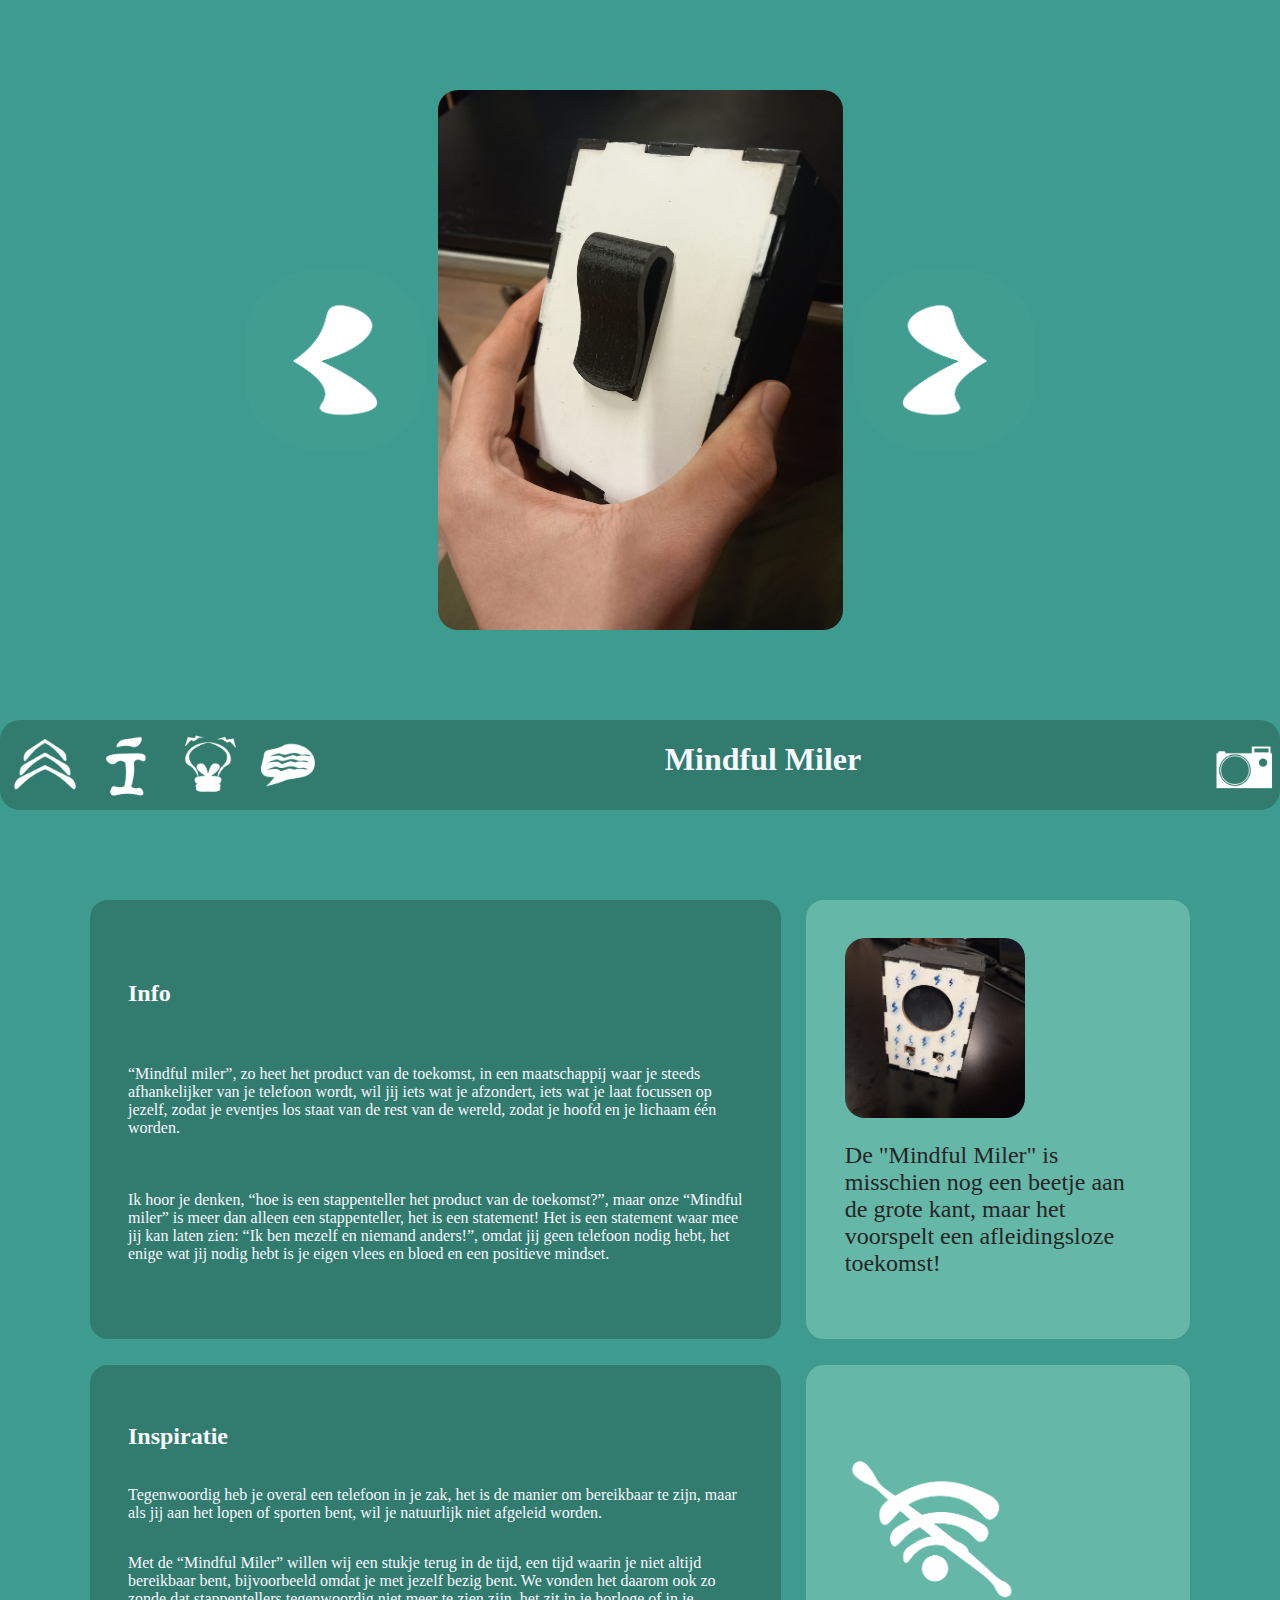
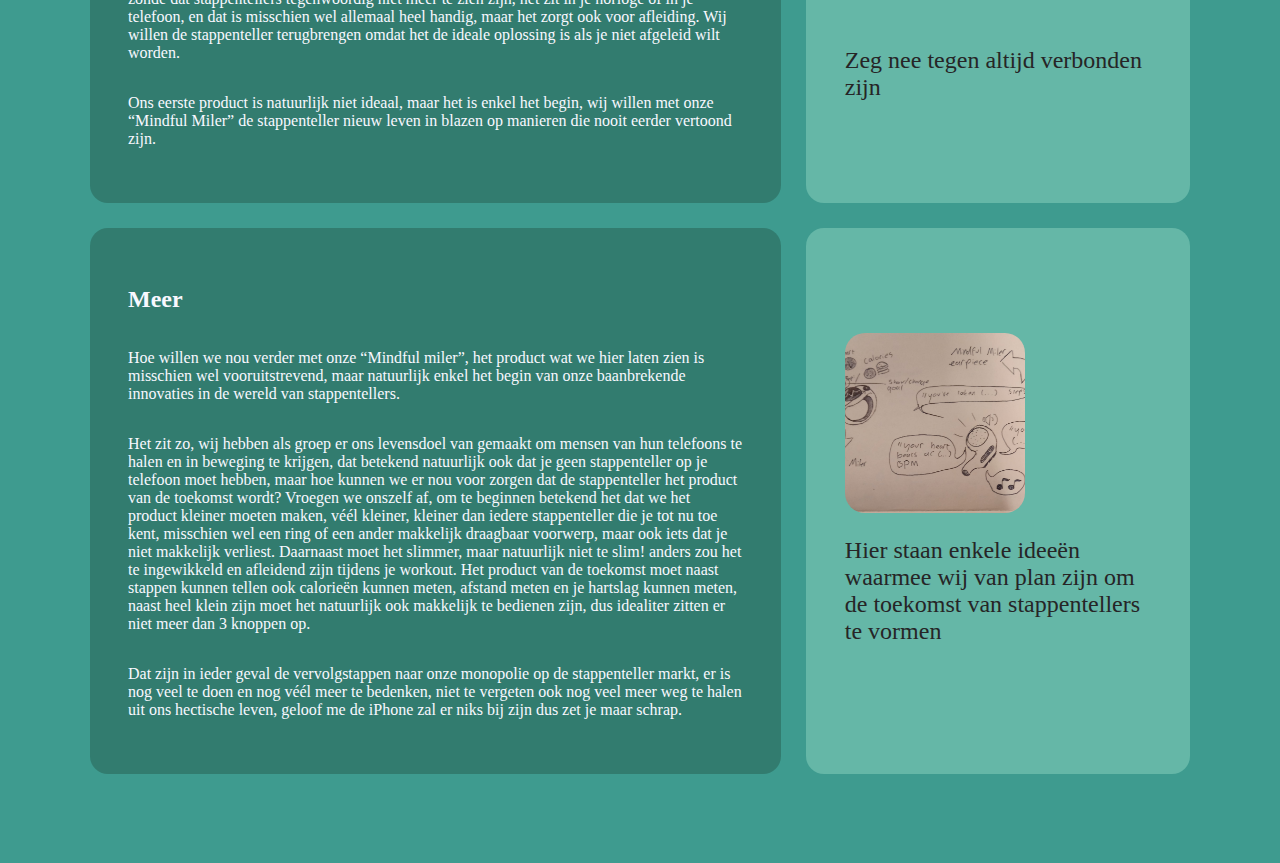
<file: index.html>
<!doctype html>
<html lang="en">
<head>
    <meta charset="UTF-8">
    <meta name="viewport"
          content="width=device-width, user-scalable=no, initial-scale=1.0, maximum-scale=1.0, minimum-scale=1.0">
    <meta http-equiv="X-UA-Compatible" content="ie=edge">
    <link rel="stylesheet" type="text/css" href="css/style.css">
    <script type="text/javascript" src="js/main.js" defer></script>
    <title>Project team1</title>
</head>
<body>
<header id="top">
    <div id="slideshow">

    </div>
</header>

<nav>
    <a class="item" href="#top">
        <img alt="arrows" src="img/to;top.png">
        <span>naar boven</span>
    </a>
    <a class="item" href="#info">
        <img alt="i" src="img/info.png">
        <span>info</span>
    </a>
    <a class="item" href="#inspiration">
        <img alt="bulb" src="img/inspiration.png">
        <span>inspiratie</span>
    </a>
    <a class="item" href="#more">
        <img alt="txt" src="img/more.png">
        <span>meer</span>
    </a>
    <div id="filler"><h1>Mindful Miler</h1></div>
    <a class="item" href="gallery.html">
        <img alt="camera" src="img/foto;s.png">
        <span>foto's</span>
    </a>
</nav>

<main>

<div id="info">
    <div class="text">
        <h2>Info</h2>
        <p>
            “Mindful miler”, zo heet het product van de toekomst, in een maatschappij waar je steeds afhankelijker van je
            telefoon wordt, wil jij iets wat je afzondert, iets wat je laat focussen op jezelf, zodat je eventjes los staat
            van de rest van de wereld, zodat je hoofd en je lichaam één worden.
        </p>
        <p>
            Ik hoor je denken, “hoe is een stappenteller het product van de toekomst?”, maar onze “Mindful miler” is meer
            dan alleen een stappenteller, het is een statement! Het is een statement waar mee jij kan laten zien: “Ik ben
            mezelf en niemand anders!”, omdat jij geen telefoon nodig hebt, het enige wat jij nodig hebt is je eigen vlees
            en bloed en een positieve mindset.
        </p>

    </div>
    <div class="image">
        <img src="img/cle1stappenteller;3.jpg">
        <p>De "Mindful Miler" is misschien nog een beetje aan de grote kant, maar het voorspelt een afleidingsloze toekomst!</p>
    </div>
</div>

    <div id="inspiration">
        <div class="text">
            <h2>Inspiratie</h2>
            <p>
                Tegenwoordig heb je overal een telefoon in je zak, het is de manier om bereikbaar te zijn, maar als jij aan
                het lopen of sporten bent, wil je natuurlijk niet afgeleid worden.
            </p>
            <p>
                Met de “Mindful Miler” willen wij een stukje terug in de tijd, een tijd waarin je niet altijd bereikbaar
                bent, bijvoorbeeld omdat je met jezelf bezig bent. We vonden het daarom ook zo zonde dat stappentellers
                tegenwoordig niet meer te zien zijn, het zit in je horloge of in je telefoon, en dat is misschien wel
                allemaal heel handig, maar het zorgt ook voor afleiding. Wij willen de stappenteller terugbrengen omdat
                het de ideale oplossing is als je niet afgeleid wilt worden.
            </p>
            <p>
                Ons eerste product is natuurlijk niet ideaal, maar het is enkel het begin, wij willen met onze “Mindful Miler”
                de stappenteller nieuw leven in blazen op manieren die nooit eerder vertoond zijn.
            </p>
        </div>
        <div class="image">
            <img src="img/no;signal.png">
            <p>Zeg nee tegen altijd verbonden zijn</p>
        </div>
    </div>

    <div id="more">
        <div class="text">
            <h2>Meer</h2>
            <p>
                Hoe willen we nou verder met onze “Mindful miler”, het product wat we hier laten zien is misschien wel
                vooruitstrevend, maar natuurlijk enkel het begin van onze baanbrekende innovaties in de wereld van stappentellers.
            </p>
            <p>
                Het zit zo, wij hebben als groep er ons levensdoel van gemaakt om mensen van hun telefoons te halen en in
                beweging te krijgen, dat betekend natuurlijk ook dat je geen stappenteller op je telefoon moet hebben,
                maar hoe kunnen we er nou voor zorgen dat de stappenteller het product van de toekomst wordt? Vroegen we onszelf
                af, om te beginnen betekend het dat we het product kleiner moeten maken, véél kleiner, kleiner dan iedere
                stappenteller die je tot nu toe kent, misschien wel een ring of een ander makkelijk draagbaar voorwerp,
                maar ook iets dat je niet makkelijk verliest. Daarnaast moet het slimmer, maar natuurlijk niet te slim!
                anders zou het te ingewikkeld en afleidend zijn tijdens je workout. Het product van de toekomst moet
                naast stappen kunnen tellen ook calorieën kunnen meten, afstand meten en je hartslag kunnen meten, naast heel
                klein zijn moet het natuurlijk ook makkelijk te bedienen zijn, dus idealiter zitten er niet meer dan 3 knoppen
                op.
            </p>
            <p>
                Dat zijn in ieder geval de vervolgstappen naar onze monopolie op de stappenteller markt, er is nog veel te
                doen en nog véél meer te bedenken, niet te vergeten ook nog veel meer weg te halen uit ons hectische leven,
                geloof me de iPhone zal er niks bij zijn dus zet je maar schrap.
            </p>
        </div>
        <div class="image">
            <img src="img/future;ideas.jpg">
            <p>Hier staan enkele ideeën waarmee wij van plan zijn om de toekomst van stappentellers te vormen</p>
        </div>
    </div>

</main>
</body>
</html>
</file>
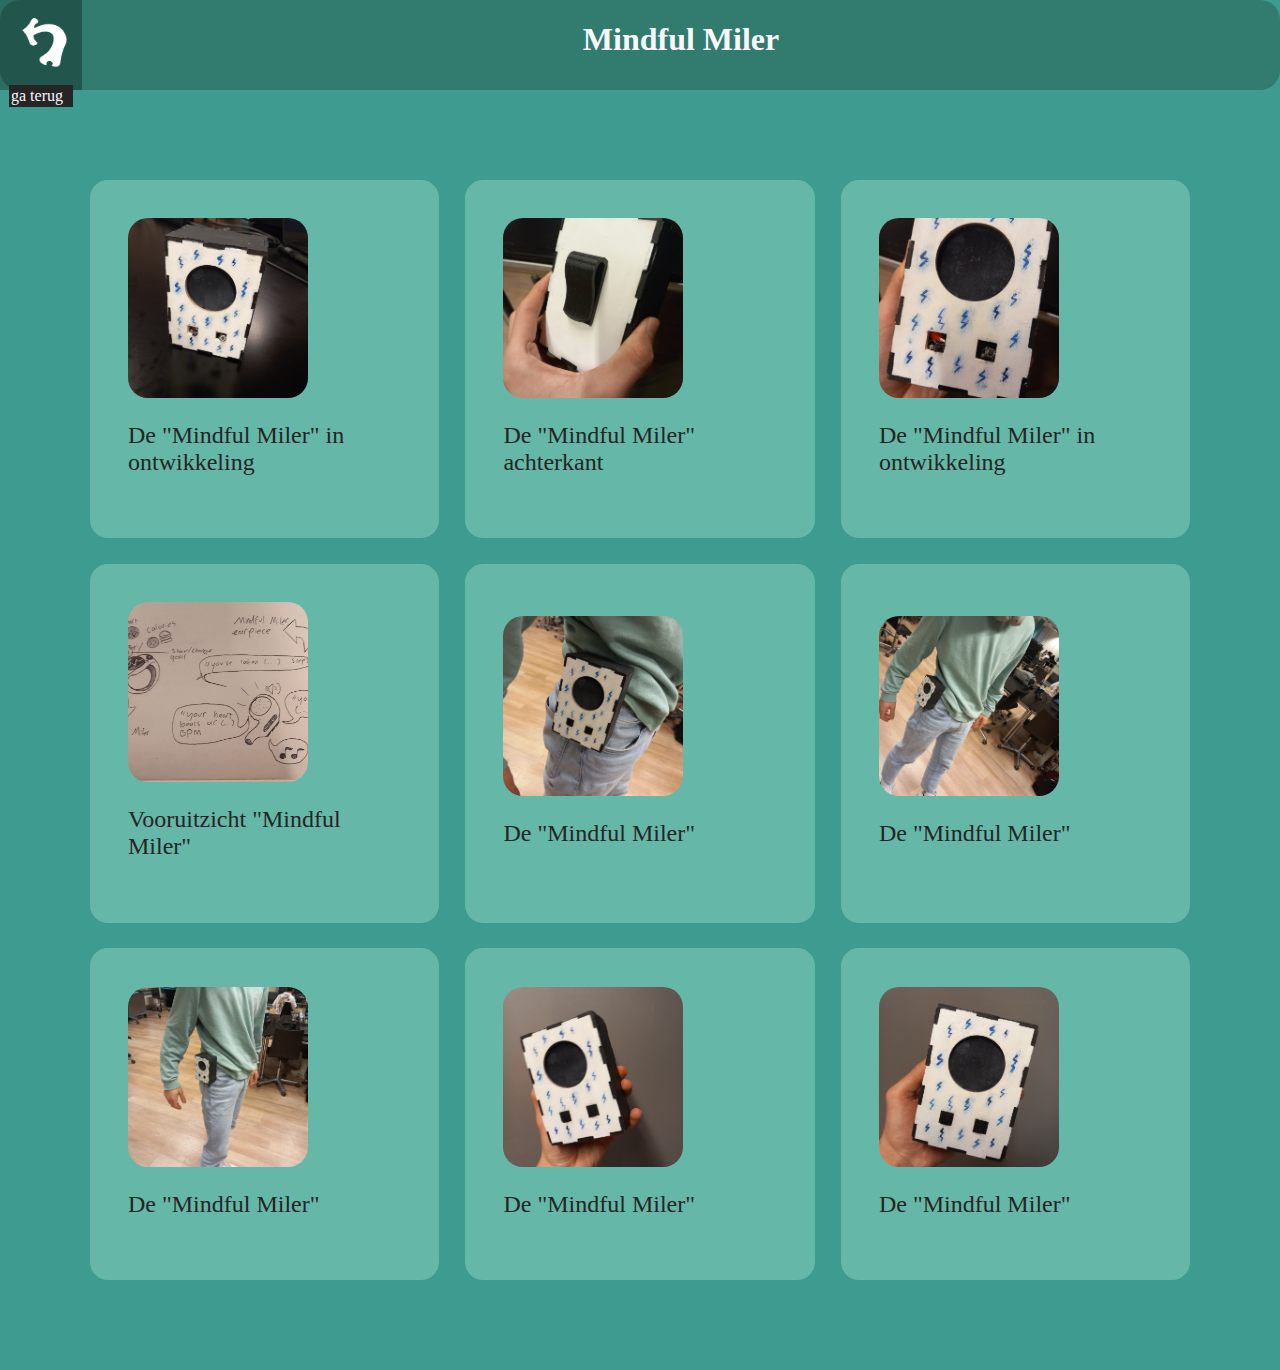
<file: gallery.html>
<!doctype html>
<html lang="en">
<head>
    <meta charset="UTF-8">
    <meta name="viewport"
          content="width=device-width, user-scalable=no, initial-scale=1.0, maximum-scale=1.0, minimum-scale=1.0">
    <meta http-equiv="X-UA-Compatible" content="ie=edge">
    <link rel="stylesheet" type="text/css" href="css/style.css">
    <title>Foto's</title>
</head>
<body>
<nav>
    <a class="item" href="index.html">
        <img alt="camera" src="img/return.png">
        <span>ga terug</span>
    </a>
    <div id="filler"><h1>Mindful Miler</h1></div>
</nav>

<main>
    <div>
        <div class="image">
            <img src="img/cle1stappenteller;3.jpg">
            <p>De "Mindful Miler" in ontwikkeling</p>
        </div>
        <div class="image">
            <img src="img/cle1stappenteller;1.jpg">
            <p>De "Mindful Miler" achterkant</p>
        </div>
        <div class="image">
            <img src="img/cle1stappenteller;2.jpg">
            <p>De "Mindful Miler" in ontwikkeling</p>
        </div>
    </div>
    <div>
        <div class="image">
            <img src="img/future;ideas.jpg">
            <p>Vooruitzicht "Mindful Miler"</p>
        </div>
        <div class="image">
            <img src="img/cle1stappenteller;4.jpg">
            <p>De "Mindful Miler"</p>
        </div>
        <div class="image">
            <img src="img/cle1stappenteller;5.jpg">
            <p>De "Mindful Miler"</p>
        </div>
    </div>
    <div>
        <div class="image">
            <img src="img/cle1stappenteller;6.jpg">
            <p>De "Mindful Miler"</p>
        </div>
        <div class="image">
            <img src="img/cle1stappenteller;7.jpg">
            <p>De "Mindful Miler"</p>
        </div>
        <div class="image">
            <img src="img/cle1stappenteller;8.jpg">
            <p>De "Mindful Miler"</p>
        </div>
    </div>
</main>

</body>
</html>
</file>
<file: css/style.css>
body {
    margin: 0;
    padding: 0;
    color: ghostwhite;
    background: #3E9B8F;
}

header {
    display: flex;
    flex-direction: column;
    justify-content: space-around;
    height: 80vh;
    align-items: center;
}

header #slide {
    border-radius: 20px;
    object-fit: contain;
    height: 60vh;
    transition: ease-in-out 1000ms;
}

header #slide:hover {
    object-fit: cover;
    border-radius: 10px;
}

header div {
    display: flex;
    justify-content: space-evenly;
    align-items: center;
}

header div button {
    margin: 1vw;
    height: 20vh;
    width: 20vh;
    padding: 2vw;
    border-radius: 70px;
    background-color: rgba( 255, 255, 255, 0.025);
    border: none;
    display: flex;
    justify-content: space-around;
    background-image: url("../img/arrow.png");
    background-size: cover;
    background-position: center;
}

#left-button {
    transform: scaleX(-1);
}

header div button:hover {
    background-color: rgba( 255, 255, 255, 0.1);
}

nav {
    background: #327C6F;
    height: 10vh;
    width: 100vw;
    position: sticky;
    top: 0;
    display: flex;
    justify-content: flex-start;
    flex-direction: row;
    border-radius: 20px;
    transition: ease-in-out 1000ms;
}

nav a {
    text-decoration: none;
    color: ghostwhite;
    padding: 1vh;
    width: 5vw;
    transition: ease-in-out 1000ms;
}

nav a:hover {
    background: rgba(0, 0, 0, 0.3);
}

nav span {
    display: none;
    background: #262526;
    padding: 2px;
    position: relative;
}

nav a:hover span{
    display: flex;
}

nav #filler {
    flex: 5;
    text-align: center;
}

nav img {
    object-fit: contain;
    height: 8vh;
}

main {
    padding: 6vw;
}

main div {
    display: flex;
    justify-content: space-evenly;
}

main div div {
    background: #327C6F;
    flex-direction: column;
    border-radius: 2vh;
    padding: 3vw;
    margin: 1vw;
    transition: ease-in-out 1000ms;
}

main div div:hover {
    background: #2C685D;
}

main div .text {
    flex: 2;
}

main div .image {
    background: #65B7A7;
    color: #262526;
    font-size: 1.5em;
    flex: 1;
    flex-direction: column;
    justify-content: center;
    transition: ease-in-out 1000ms;
}

main div .image:hover {
    flex: 1.5;
}

main div .image img {
    border-radius: 20px;
    object-fit: cover;
    height: 20vh;
    width: 20vh;
    transition: ease-in-out 1000ms;
}

main div .image p {
    display: flex;
}

main div .image:hover img {
    height: 50vh;
    width: auto;
}

main div .image:hover p {
    display: none;
}
</file>
